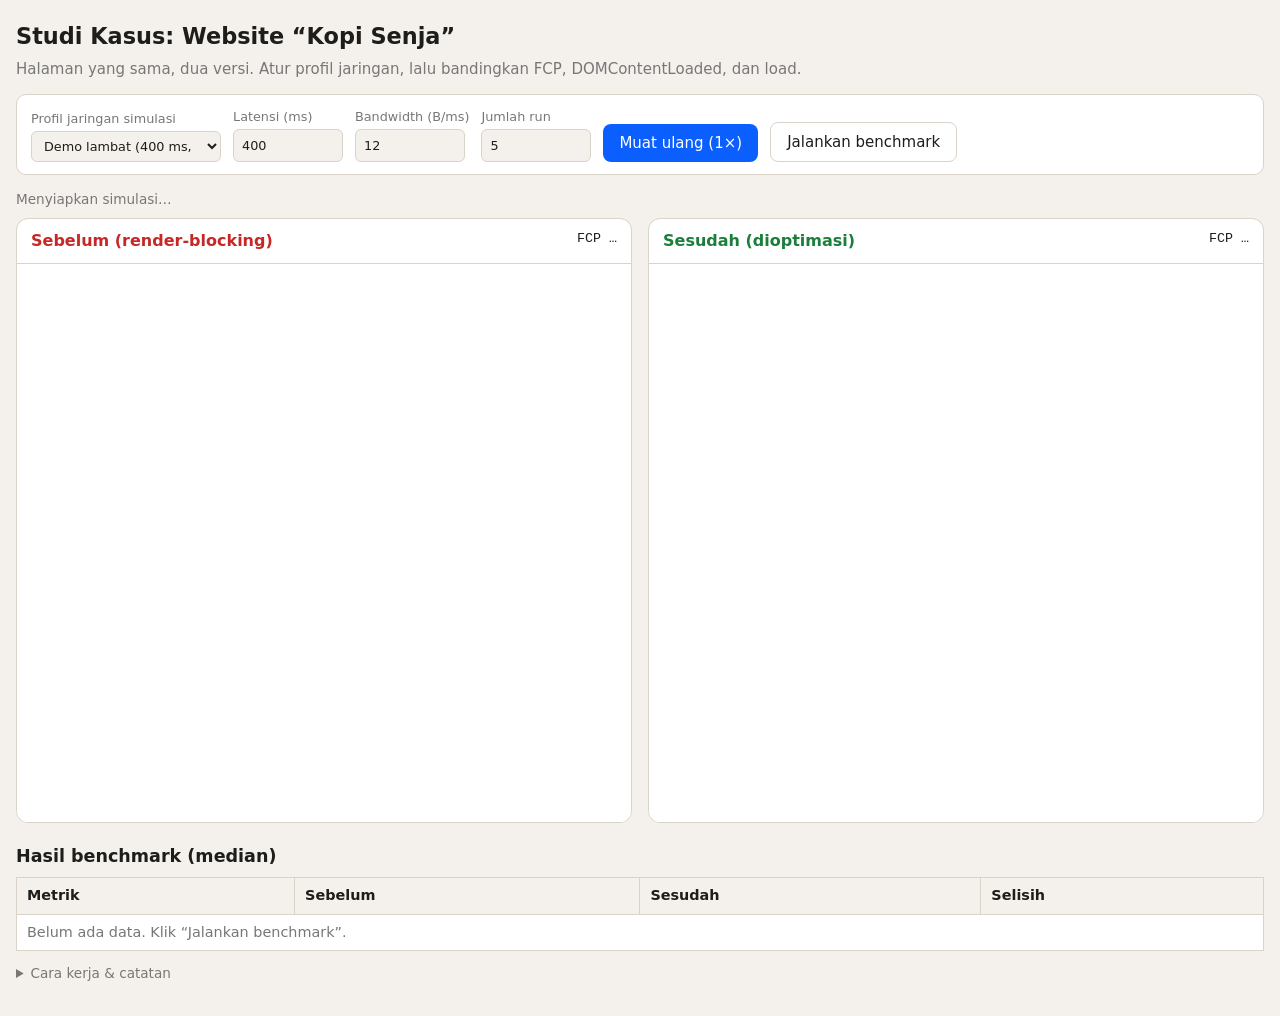
<file: index.html>
<!DOCTYPE html>
<html lang="id">
<head>
<meta charset="utf-8">
<meta name="viewport" content="width=device-width, initial-scale=1">
<title>Studi Kasus Kopi Senja</title>
<style>
  :root{--bg:#f4f1ec;--fg:#1d1d1b;--card:#fff;--line:#d9d3c8;--bad:#c62828;--good:#1b7f3b;--muted:#777}
  @media (prefers-color-scheme:dark){:root{--bg:#141412;--fg:#ecece6;--card:#1c1c19;--line:#33332e;--bad:#ff7a70;--good:#5fd17f;--muted:#999}}
  *{box-sizing:border-box}
  body{margin:0;background:var(--bg);color:var(--fg);font:15px/1.5 system-ui,sans-serif}
  header,.wrap{max-width:1300px;margin:0 auto;padding:0 16px}
  header{padding-top:20px}
  h1{margin:0 0 4px;font-size:1.4rem}
  p{margin:0;color:var(--muted)}
  .ctrl{display:flex;gap:12px;flex-wrap:wrap;align-items:end;margin:14px 0;padding:12px 14px;background:var(--card);border:1px solid var(--line);border-radius:10px}
  label{display:grid;gap:3px;font-size:.8rem;color:var(--muted)}
  select,input{font:inherit;padding:6px 8px;border-radius:6px;border:1px solid var(--line);background:var(--bg);color:var(--fg);width:110px}
  select{width:190px}
  button{font:inherit;padding:8px 16px;border-radius:8px;border:0;background:#0b5fff;color:#fff;cursor:pointer}
  button.sec{background:transparent;color:var(--fg);border:1px solid var(--line)}
  button:disabled{opacity:.5;cursor:wait}
  #status{font-size:.85rem;color:var(--muted);min-height:1.3em;margin-bottom:8px}
  .grid{display:grid;grid-template-columns:1fr 1fr;gap:16px;padding-bottom:20px}
  .panel{background:var(--card);border:1px solid var(--line);border-radius:12px;overflow:hidden}
  .panel h2{margin:0;padding:10px 14px;font-size:1rem;border-bottom:1px solid var(--line);display:flex;justify-content:space-between;gap:8px}
  .before h2{color:var(--bad)} .after h2{color:var(--good)}
  .panel h2 small{font-weight:400;color:var(--fg);font-family:ui-monospace,monospace}
  iframe{width:100%;height:62vh;border:0;background:#fff;display:block}
  table{border-collapse:collapse;width:100%;background:var(--card);font-size:.9rem;margin-bottom:12px}
  th,td{border:1px solid var(--line);padding:7px 10px;text-align:left}
  th{background:var(--bg)}
  .good{color:var(--good);font-weight:600}.bad{color:var(--bad);font-weight:600}
  details{margin-bottom:32px;color:var(--muted);font-size:.85rem}
  @media (max-width:900px){.grid{grid-template-columns:1fr}}
</style>
</head>
<body>
<header>
  <h1>Studi Kasus: Website “Kopi Senja”</h1>
  <p>Halaman yang sama, dua versi. Atur profil jaringan, lalu bandingkan FCP, DOMContentLoaded, dan load.</p>
</header>

<div class="wrap">
  <div class="ctrl">
    <label>Profil jaringan simulasi
      <select id="preset">
        <option value="off">Tanpa simulasi (jaringan asli)</option>
        <option value="fast4g">Fast 4G (150 ms, 200 B/ms)</option>
        <option value="slow4g">Slow 4G (400 ms, 50 B/ms)</option>
        <option value="3g">3G (600 ms, 25 B/ms)</option>
        <option value="demo" selected>Demo lambat (400 ms, 12 B/ms)</option>
        <option value="custom">Kustom…</option>
      </select>
    </label>
    <label>Latensi (ms)<input id="latency" type="number" min="0" step="50" value="400"></label>
    <label>Bandwidth (B/ms)<input id="bandwidth" type="number" min="1" step="1" value="12"></label>
    <label>Jumlah run<input id="runs" type="number" min="1" max="15" value="5"></label>
    <button id="reload">Muat ulang (1×)</button>
    <button id="bench" class="sec">Jalankan benchmark</button>
  </div>
  <div id="status">Menyiapkan simulasi…</div>

  <div class="grid">
    <section class="panel before"><h2>Sebelum (render-blocking) <small id="m-before">FCP …</small></h2><iframe id="f-before" title="Sebelum"></iframe></section>
    <section class="panel after"><h2>Sesudah (dioptimasi) <small id="m-after">FCP …</small></h2><iframe id="f-after" title="Sesudah"></iframe></section>
  </div>

  <h3 style="margin:0 0 8px">Hasil benchmark (median)</h3>
  <table>
    <thead><tr><th>Metrik</th><th>Sebelum</th><th>Sesudah</th><th>Selisih</th></tr></thead>
    <tbody id="result"><tr><td colspan="4" style="color:var(--muted)">Belum ada data. Klik “Jalankan benchmark”.</td></tr></tbody>
  </table>
  <details>
    <summary>Cara kerja &amp; catatan</summary>
    <p>Simulasi memakai Service Worker (<code>sw.js</code>) yang menahan setiap respons dari <code>/before/</code> dan <code>/after/</code>
    sebesar <em>latensi + ukuran ÷ bandwidth</em>, sehingga berjalan di hosting statis seperti Netlify. Delay ini ditambahkan di atas jaringan asli.
    Untuk verifikasi yang lebih ketat, pilih “Tanpa simulasi” lalu gunakan DevTools → Network → throttling (Slow 4G) atau Lighthouse
    pada <code>/before/</code> dan <code>/after/</code>. Respons dikirim sekaligus (tanpa streaming), sehingga browser tidak dapat mem-parse HTML lebih awal.</p>
  </details>
</div>

<script>
(function () {
  var PRESETS = { off:{enabled:false,latency:0,bandwidth:1}, fast4g:{enabled:true,latency:150,bandwidth:200},
    slow4g:{enabled:true,latency:400,bandwidth:50}, '3g':{enabled:true,latency:600,bandwidth:25}, demo:{enabled:true,latency:400,bandwidth:12} };
  var $ = function (id) { return document.getElementById(id); };
  var status = $('status'), ready = false, current = {before:{}, after:{}}, token = '', waiter = null, hiddenDuringRun = false;
  document.addEventListener('visibilitychange', function () { if (document.hidden && waiter) hiddenDuringRun = true; });

  function setStatus(t) { status.textContent = t; }

  /* ---- Service Worker ---- */
  function setupSW() {
    if (!('serviceWorker' in navigator)) { setStatus('Browser tidak mendukung Service Worker — simulasi tidak tersedia (gunakan throttling DevTools).'); return Promise.resolve(false); }
    return navigator.serviceWorker.register('sw.js').then(function () { return navigator.serviceWorker.ready; })
      .then(function () { return sendConfig(); })
      .then(function () { ready = true; setStatus('Simulasi siap.'); return true; })
      .catch(function (e) { setStatus('Gagal mengaktifkan simulasi: ' + e.message); return false; });
  }
  function cfg() {
    return { enabled: $('preset').value !== 'off', latency: +$('latency').value || 0, bandwidth: Math.max(1, +$('bandwidth').value || 1) };
  }
  function sendConfig() {
    return navigator.serviceWorker.ready.then(function (reg) {
      return new Promise(function (res) {
        var ch = new MessageChannel(); ch.port1.onmessage = function () { res(); };
        reg.active.postMessage({ type: 'config', config: cfg() }, [ch.port2]);
      });
    });
  }

  /* ---- Preset UI ---- */
  $('preset').onchange = function () {
    var p = PRESETS[this.value];
    if (p) { $('latency').value = p.latency; $('bandwidth').value = p.bandwidth; }
    if (ready) sendConfig();
  };
  ['latency', 'bandwidth'].forEach(function (id) {
    $(id).oninput = function () { $('preset').value = 'custom'; if (ready) sendConfig(); };
  });

  /* ---- Metrik dari iframe ---- */
  addEventListener('message', function (e) {
    if (!e.data || !e.data.metrics) return;
    var k = e.data.page.indexOf('/after/') >= 0 ? 'after' : 'before';
    if (token && e.data.search.indexOf(token) < 0) return;          // abaikan sisa run lama
    current[k] = e.data.metrics;
    $('m-' + k).textContent = 'FCP ' + (current[k].fcp != null ? current[k].fcp + ' ms' : '…');
    if (waiter && current.before.load != null && current.after.load != null && current.before.fcp != null && current.after.fcp != null) {
      var w = waiter; waiter = null; w();
    }
  });

  function loadBoth() {
    token = 'run=' + Date.now() + Math.random().toString(36).slice(2, 6);
    current = {before:{}, after:{}};
    hiddenDuringRun = document.hidden;
    ['before', 'after'].forEach(function (k) {
      $('m-' + k).textContent = 'FCP …';
      $('f-' + k).src = 'about:blank';
    });
    return new Promise(function (resolve) {
      waiter = resolve;
      setTimeout(function () {                                       // beri jeda agar kedua iframe start bersamaan
        $('f-before').src = 'before/?' + token;
        $('f-after').src = 'after/?' + token;
      }, 150);
      setTimeout(function () { if (waiter) { waiter = null; resolve(); } }, 60000);   // pengaman
    });
  }

  $('reload').onclick = function () {
    (ready ? sendConfig() : Promise.resolve()).then(loadBoth).then(function () { setStatus('Selesai.'); });
  };

  /* ---- Benchmark ---- */
  function median(a) { var s = a.slice().sort(function (x, y) { return x - y; }), m = s.length >> 1; return s.length % 2 ? s[m] : Math.round((s[m - 1] + s[m]) / 2); }
  $('bench').onclick = function () {
    var n = Math.max(1, Math.min(15, +$('runs').value || 5)), data = {before:{fcp:[],dcl:[],load:[]}, after:{fcp:[],dcl:[],load:[]}};
    var btns = document.querySelectorAll('button'); btns.forEach(function (b) { b.disabled = true; });
    (ready ? sendConfig() : Promise.resolve()).then(function () {
      var i = 0;
      (function next() {
        if (i >= n) { render(data, n); btns.forEach(function (b) { b.disabled = false; }); setStatus('Benchmark selesai (' + n + ' run).'); return; }
        setStatus('Run ' + (i + 1) + ' dari ' + n + '…');
        loadBoth().then(function () {
          if (hiddenDuringRun) {            // tab sempat tersembunyi → browser menunda paint, FCP tidak valid
            setStatus('Tab tersembunyi saat run ' + (i + 1) + ' — run diulang. Biarkan tab ini terlihat.');
            return setTimeout(next, 1500);
          }
          ['before', 'after'].forEach(function (k) {
            ['fcp', 'dcl', 'load'].forEach(function (m) { if (current[k][m] != null) data[k][m].push(current[k][m]); });
          });
          i++; next();
        });
      })();
    });
  };
  function render(d, n) {
    var rows = [['fcp', 'FCP (konten pertama tampil)'], ['dcl', 'DOMContentLoaded'], ['load', 'load']];
    $('result').innerHTML = rows.map(function (r) {
      var b = median(d.before[r[0]]), a = median(d.after[r[0]]), diff = a - b, pct = Math.round(Math.abs(diff) / b * 100);
      return '<tr><td>' + r[1] + '</td><td>' + b + ' ms</td><td>' + a + ' ms</td><td class="' + (diff < 0 ? 'good' : 'bad') + '">' +
        (diff < 0 ? '−' : '+') + Math.abs(diff) + ' ms (' + pct + '% ' + (diff < 0 ? 'lebih cepat' : 'lebih lambat') + ')</td></tr>';
    }).join('') + '<tr><td colspan="4" style="color:var(--muted);font-size:.8rem">Median dari ' + n + ' run · profil: ' +
      $('preset').options[$('preset').selectedIndex].text + '</td></tr>';
  }

  setupSW().then(function () { loadBoth(); });
})();
</script>
</body>
</html>
</file>
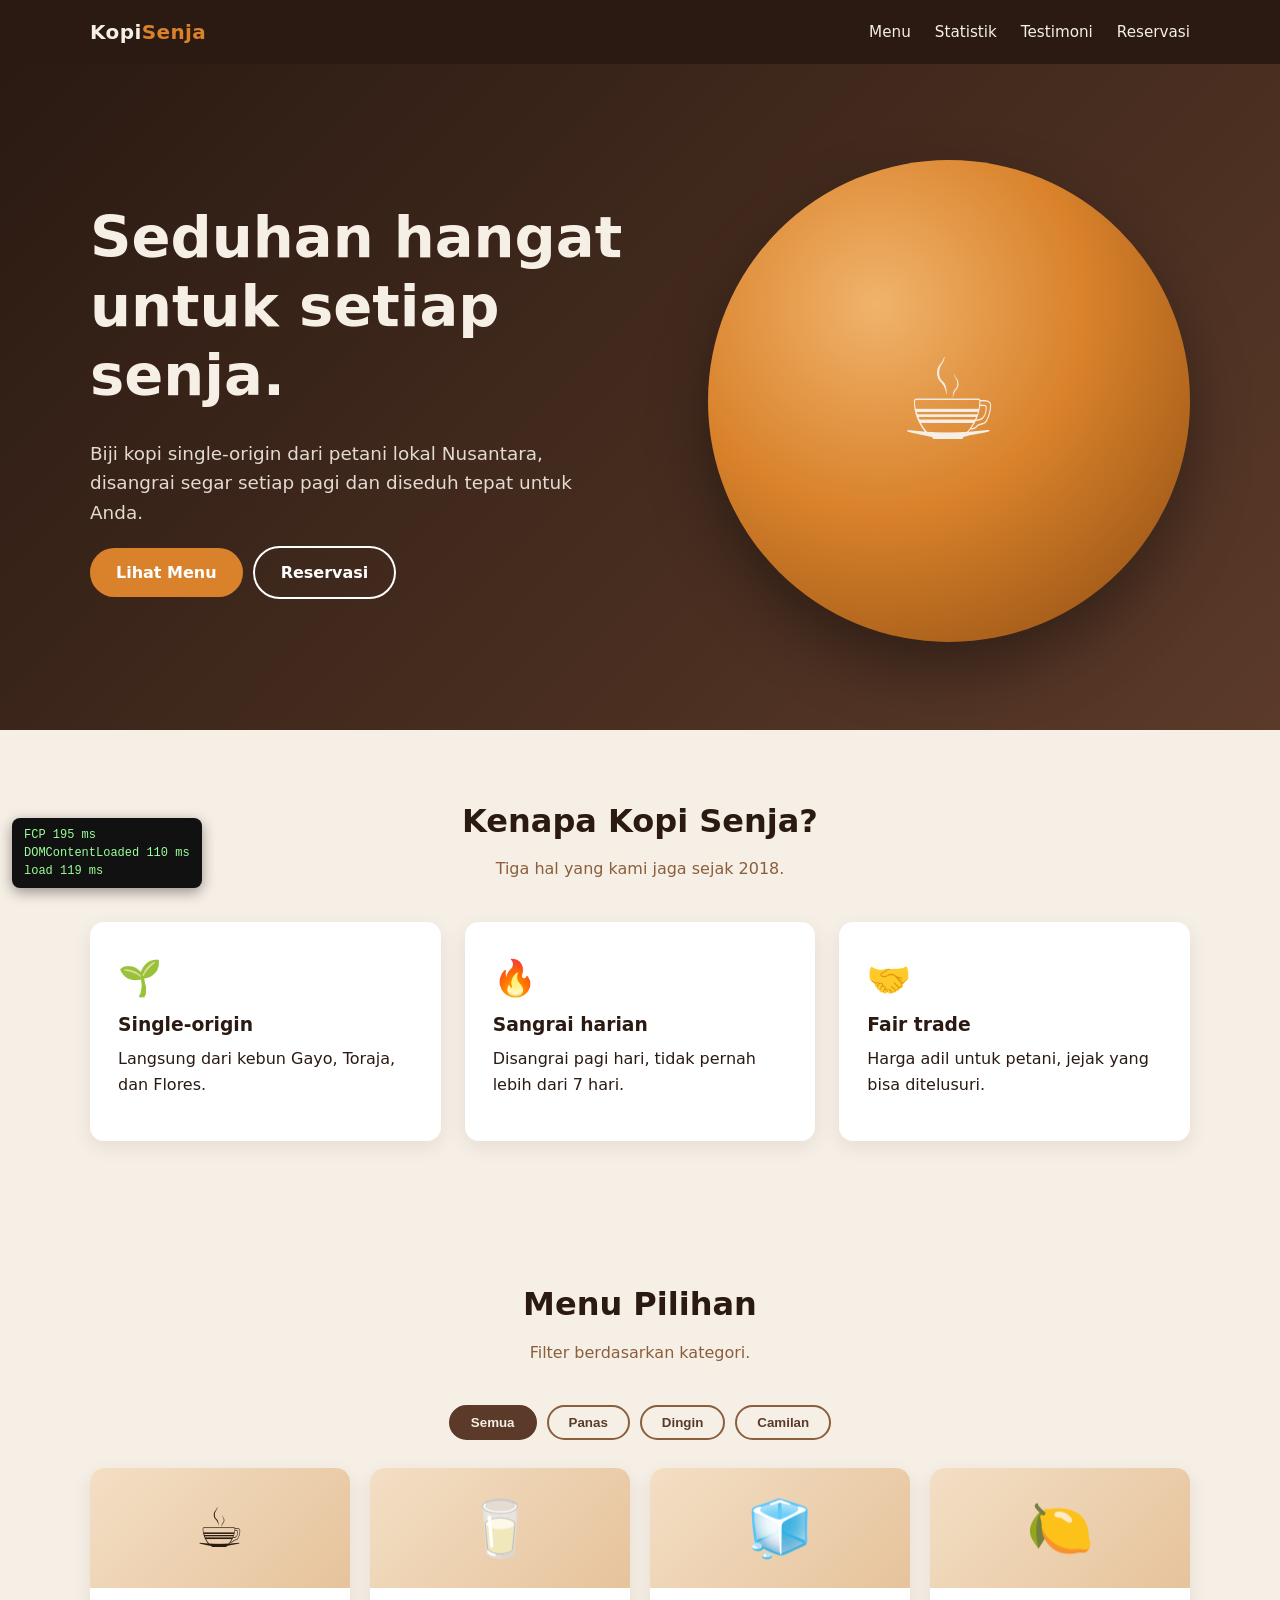
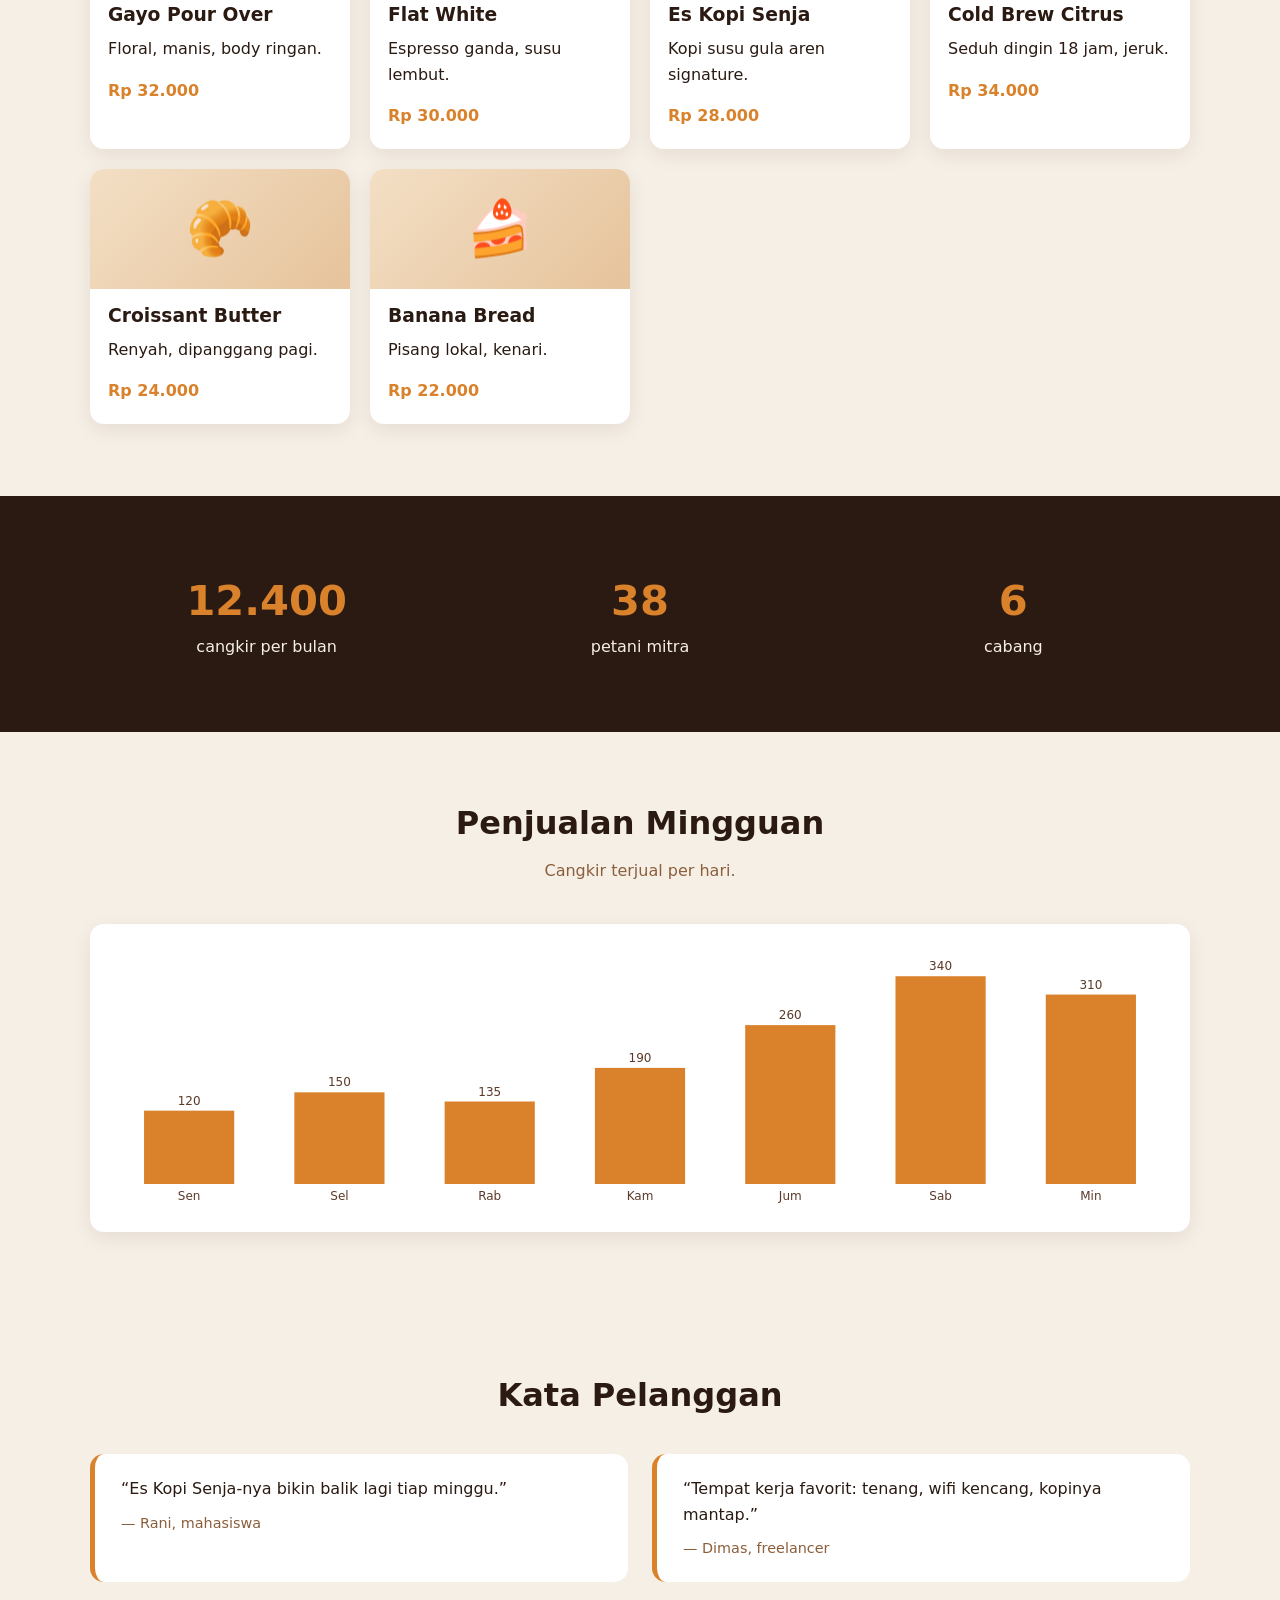
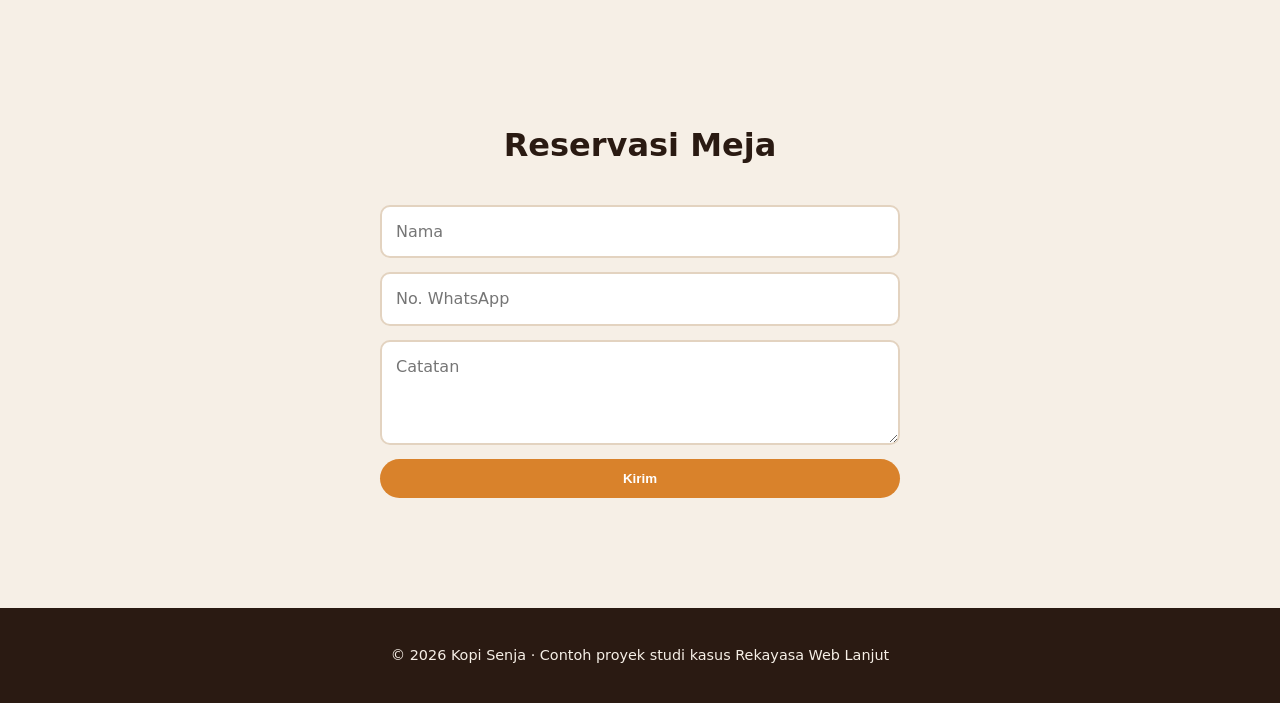
<file: after/index.html>
<!DOCTYPE html>
<html lang="id">
<head>
  <meta charset="utf-8">
  <meta name="viewport" content="width=device-width, initial-scale=1">
  <title>Kopi Senja – SESUDAH optimasi</title>

  <!-- 1) Critical CSS inline: tidak ada request CSS di critical path -->
  <style>:root{--coffee-900:#2a1a12;--coffee-700:#5b3a29;--coffee-500:#8b5e3c;--cream:#f6efe6;--accent:#d9822b;--white:#ffffff;--radius:14px}*,*::before,*::after{box-sizing:border-box}html{scroll-behavior:smooth}body{margin:0;font-family:system-ui,-apple-system,"Segoe UI",Roboto,sans-serif;line-height:1.6;color:var(--coffee-900);background:var(--cream)}h1,h2,h3{line-height:1.2;margin:0 0 .5em}h2{font-size:2rem}p{margin:0 0 1em}a{color:inherit;text-decoration:none}img{max-width:100%;display:block}.container{width:min(1100px,100% - 32px);margin-inline:auto}.section{padding:72px 0}.section-title{text-align:center;margin-bottom:40px}.section-title p{color:var(--coffee-500)}.site-header{position:sticky;top:0;z-index:10;background:var(--coffee-900);color:var(--cream)}.site-header .container{display:flex;align-items:center;justify-content:space-between;height:64px}.logo{font-weight:800;font-size:1.25rem;letter-spacing:.02em}.logo span{color:var(--accent)}.nav{display:flex;gap:24px;font-size:.95rem}.nav a:hover{color:var(--accent)}.hero{background:linear-gradient(135deg,var(--coffee-900),var(--coffee-700));color:var(--cream);padding:96px 0 88px}.hero .container{display:grid;grid-template-columns:1.2fr 1fr;gap:40px;align-items:center}.hero h1{font-size:clamp(2.2rem,5vw,3.6rem)}.hero p{font-size:1.15rem;max-width:46ch;opacity:.9}.hero-art{aspect-ratio:1;border-radius:50%;background:radial-gradient(circle at 35% 30%,#f0b36b,var(--accent) 45%,#8a4a10);display:grid;place-items:center;font-size:7rem;box-shadow:0 30px 60px rgba(0,0,0,.35)}.btn{display:inline-block;padding:12px 26px;border-radius:999px;background:var(--accent);color:#fff;font-weight:700;border:0;cursor:pointer}.btn:hover{filter:brightness(1.1)}.btn.ghost{background:transparent;border:2px solid currentColor;margin-left:10px}@media (max-width:760px){.hero .container{grid-template-columns:1fr;text-align:center}.hero p{margin-inline:auto}.hero-art{max-width:240px;margin-inline:auto;font-size:5rem}.nav{display:none}}.badge-metrics{position:fixed;left:12px;bottom:12px;z-index:99;background:#111;color:#9f9;font:12px/1.5 ui-monospace,Menlo,monospace;padding:8px 12px;border-radius:8px;box-shadow:0 4px 14px rgba(0,0,0,.4)}</style>

  <!-- 2) CSS non-kritis: preload lalu dipasang sebagai stylesheet saat selesai -->
  <link rel="preload" href="components.min.css" as="style" onload="this.onload=null;this.rel='stylesheet'">
  <noscript><link rel="stylesheet" href="components.min.css"></noscript>

  <!-- 3) JS tidak lagi memblokir parser -->
  <script src="analytics.min.js" async></script>
  <script src="app.min.js" defer></script>
  <script src="../metrics.js" defer></script>
</head>
<body>
  <header class="site-header">
    <div class="container">
      <a class="logo" href="#">Kopi<span>Senja</span></a>
      <nav class="nav"><a href="#menu">Menu</a><a href="#statistik">Statistik</a><a href="#testimoni">Testimoni</a><a href="#reservasi">Reservasi</a></nav>
    </div>
  </header>

  <section class="hero">
    <div class="container">
      <div>
        <h1>Seduhan hangat untuk setiap senja.</h1>
        <p>Biji kopi single-origin dari petani lokal Nusantara, disangrai segar setiap pagi dan diseduh tepat untuk Anda.</p>
        <a class="btn" href="#menu" data-track="cta-menu">Lihat Menu</a><a class="btn ghost" href="#reservasi">Reservasi</a>
      </div>
      <div class="hero-art" aria-hidden="true">☕</div>
    </div>
  </section>

  <section class="section">
    <div class="container">
      <div class="section-title"><h2>Kenapa Kopi Senja?</h2><p>Tiga hal yang kami jaga sejak 2018.</p></div>
      <div class="features">
        <div class="feature"><div class="icon">🌱</div><h3>Single-origin</h3><p>Langsung dari kebun Gayo, Toraja, dan Flores.</p></div>
        <div class="feature"><div class="icon">🔥</div><h3>Sangrai harian</h3><p>Disangrai pagi hari, tidak pernah lebih dari 7 hari.</p></div>
        <div class="feature"><div class="icon">🤝</div><h3>Fair trade</h3><p>Harga adil untuk petani, jejak yang bisa ditelusuri.</p></div>
      </div>
    </div>
  </section>

  <section class="section" id="menu">
    <div class="container">
      <div class="section-title"><h2>Menu Pilihan</h2><p>Filter berdasarkan kategori.</p></div>
      <div class="menu-tabs">
        <button class="tab active" data-cat="all">Semua</button>
        <button class="tab" data-cat="hot">Panas</button>
        <button class="tab" data-cat="cold">Dingin</button>
        <button class="tab" data-cat="food">Camilan</button>
      </div>
      <div class="menu-grid">
        <article class="menu-card" data-cat="hot"><div class="thumb">☕</div><div class="body"><h3>Gayo Pour Over</h3><p>Floral, manis, body ringan.</p><span class="price">Rp 32.000</span></div></article>
        <article class="menu-card" data-cat="hot"><div class="thumb">🥛</div><div class="body"><h3>Flat White</h3><p>Espresso ganda, susu lembut.</p><span class="price">Rp 30.000</span></div></article>
        <article class="menu-card" data-cat="cold"><div class="thumb">🧊</div><div class="body"><h3>Es Kopi Senja</h3><p>Kopi susu gula aren signature.</p><span class="price">Rp 28.000</span></div></article>
        <article class="menu-card" data-cat="cold"><div class="thumb">🍋</div><div class="body"><h3>Cold Brew Citrus</h3><p>Seduh dingin 18 jam, jeruk.</p><span class="price">Rp 34.000</span></div></article>
        <article class="menu-card" data-cat="food"><div class="thumb">🥐</div><div class="body"><h3>Croissant Butter</h3><p>Renyah, dipanggang pagi.</p><span class="price">Rp 24.000</span></div></article>
        <article class="menu-card" data-cat="food"><div class="thumb">🍰</div><div class="body"><h3>Banana Bread</h3><p>Pisang lokal, kenari.</p><span class="price">Rp 22.000</span></div></article>
      </div>
    </div>
  </section>

  <section class="section stats" id="statistik">
    <div class="container stats-grid">
      <div><strong data-count="12400">0</strong>cangkir per bulan</div>
      <div><strong data-count="38">0</strong>petani mitra</div>
      <div><strong data-count="6">0</strong>cabang</div>
    </div>
  </section>

  <section class="section">
    <div class="container">
      <div class="section-title"><h2>Penjualan Mingguan</h2><p>Cangkir terjual per hari.</p></div>
      <div class="chart-box" id="chart"><div class="chart-placeholder">Memuat grafik…</div></div>
    </div>
  </section>

  <section class="section" id="testimoni">
    <div class="container">
      <div class="section-title"><h2>Kata Pelanggan</h2></div>
      <div class="testimonials">
        <blockquote>“Es Kopi Senja-nya bikin balik lagi tiap minggu.”<footer>— Rani, mahasiswa</footer></blockquote>
        <blockquote>“Tempat kerja favorit: tenang, wifi kencang, kopinya mantap.”<footer>— Dimas, freelancer</footer></blockquote>
      </div>
    </div>
  </section>

  <section class="section" id="reservasi">
    <div class="container">
      <div class="section-title"><h2>Reservasi Meja</h2></div>
      <form class="form" id="reserve">
        <input name="name" placeholder="Nama" required>
        <input name="phone" placeholder="No. WhatsApp" required>
        <textarea name="note" rows="3" placeholder="Catatan"></textarea>
        <button class="btn" type="submit" data-track="reserve">Kirim</button>
        <div class="form-msg" id="form-msg"></div>
      </form>
    </div>
  </section>

  <footer class="site-footer"><div class="container">© 2026 Kopi Senja · Contoh proyek studi kasus Rekayasa Web Lanjut</div></footer>
</body>
</html>
</file>
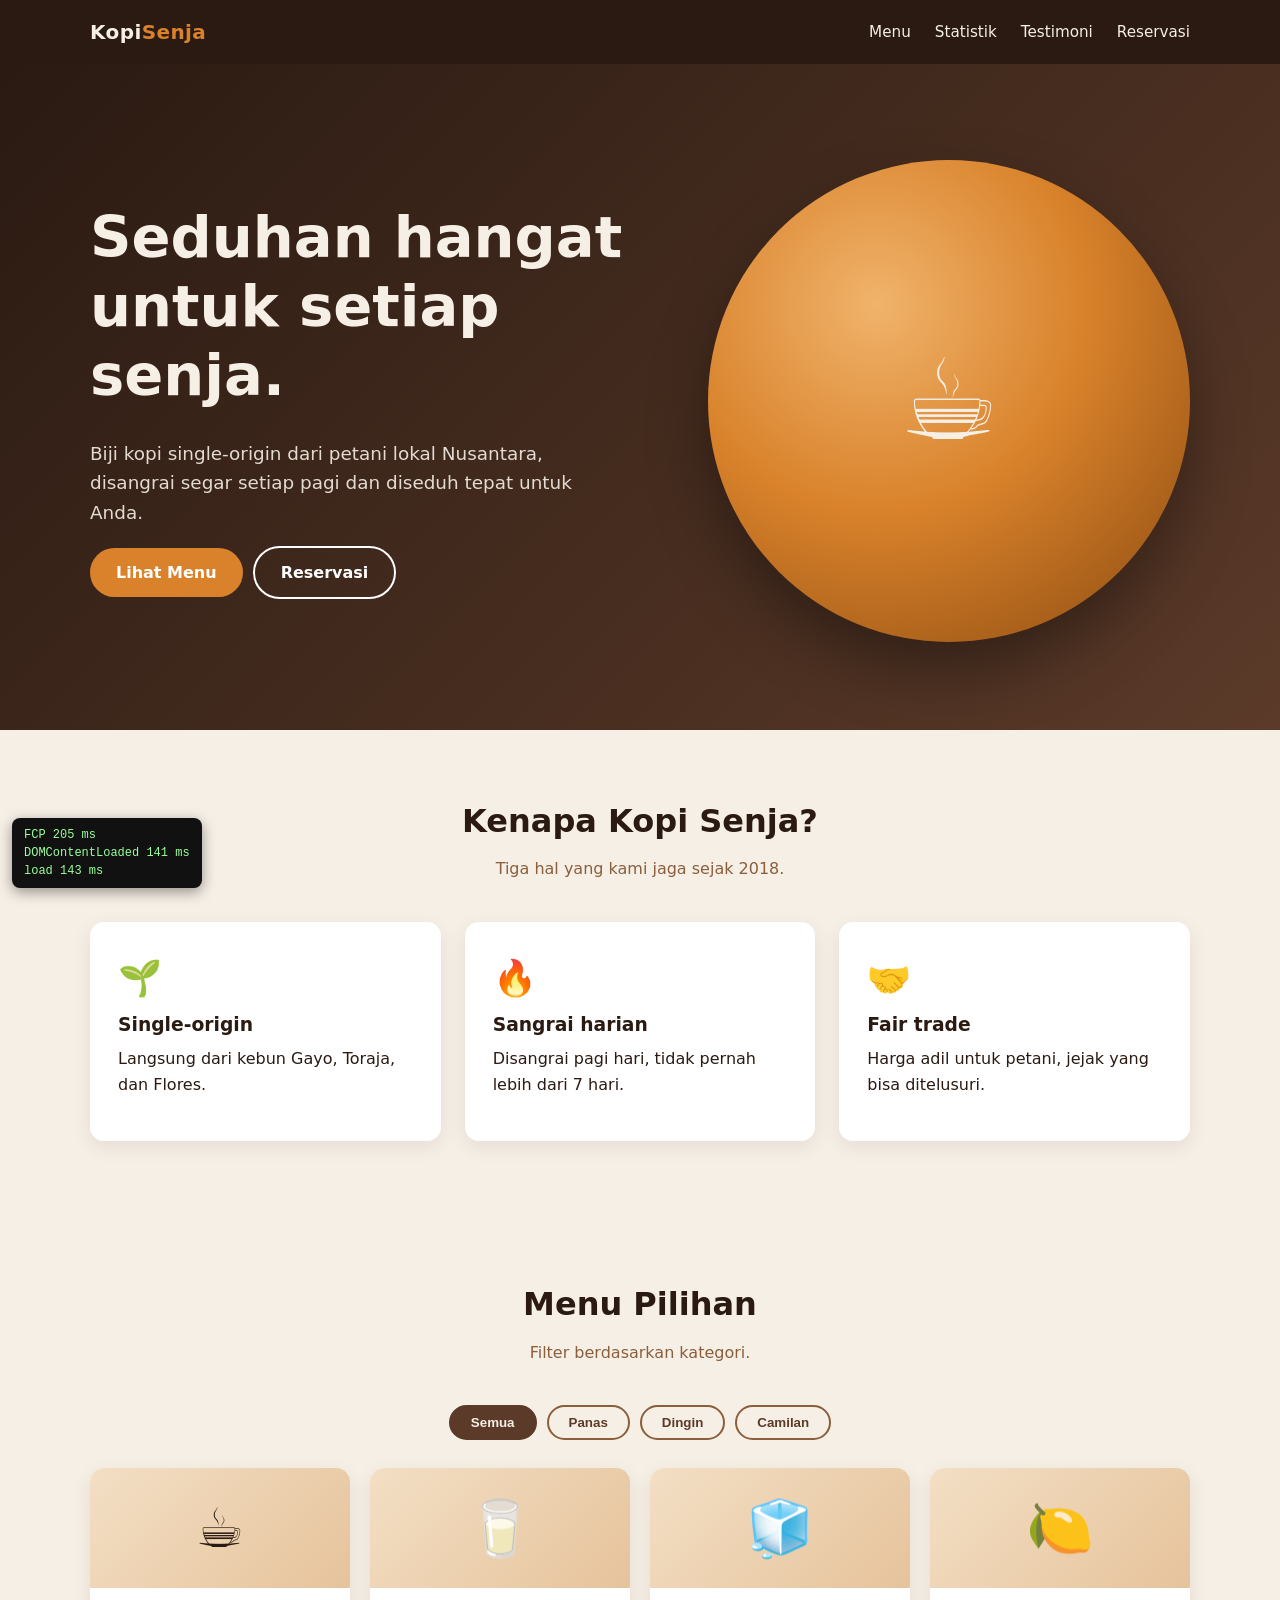
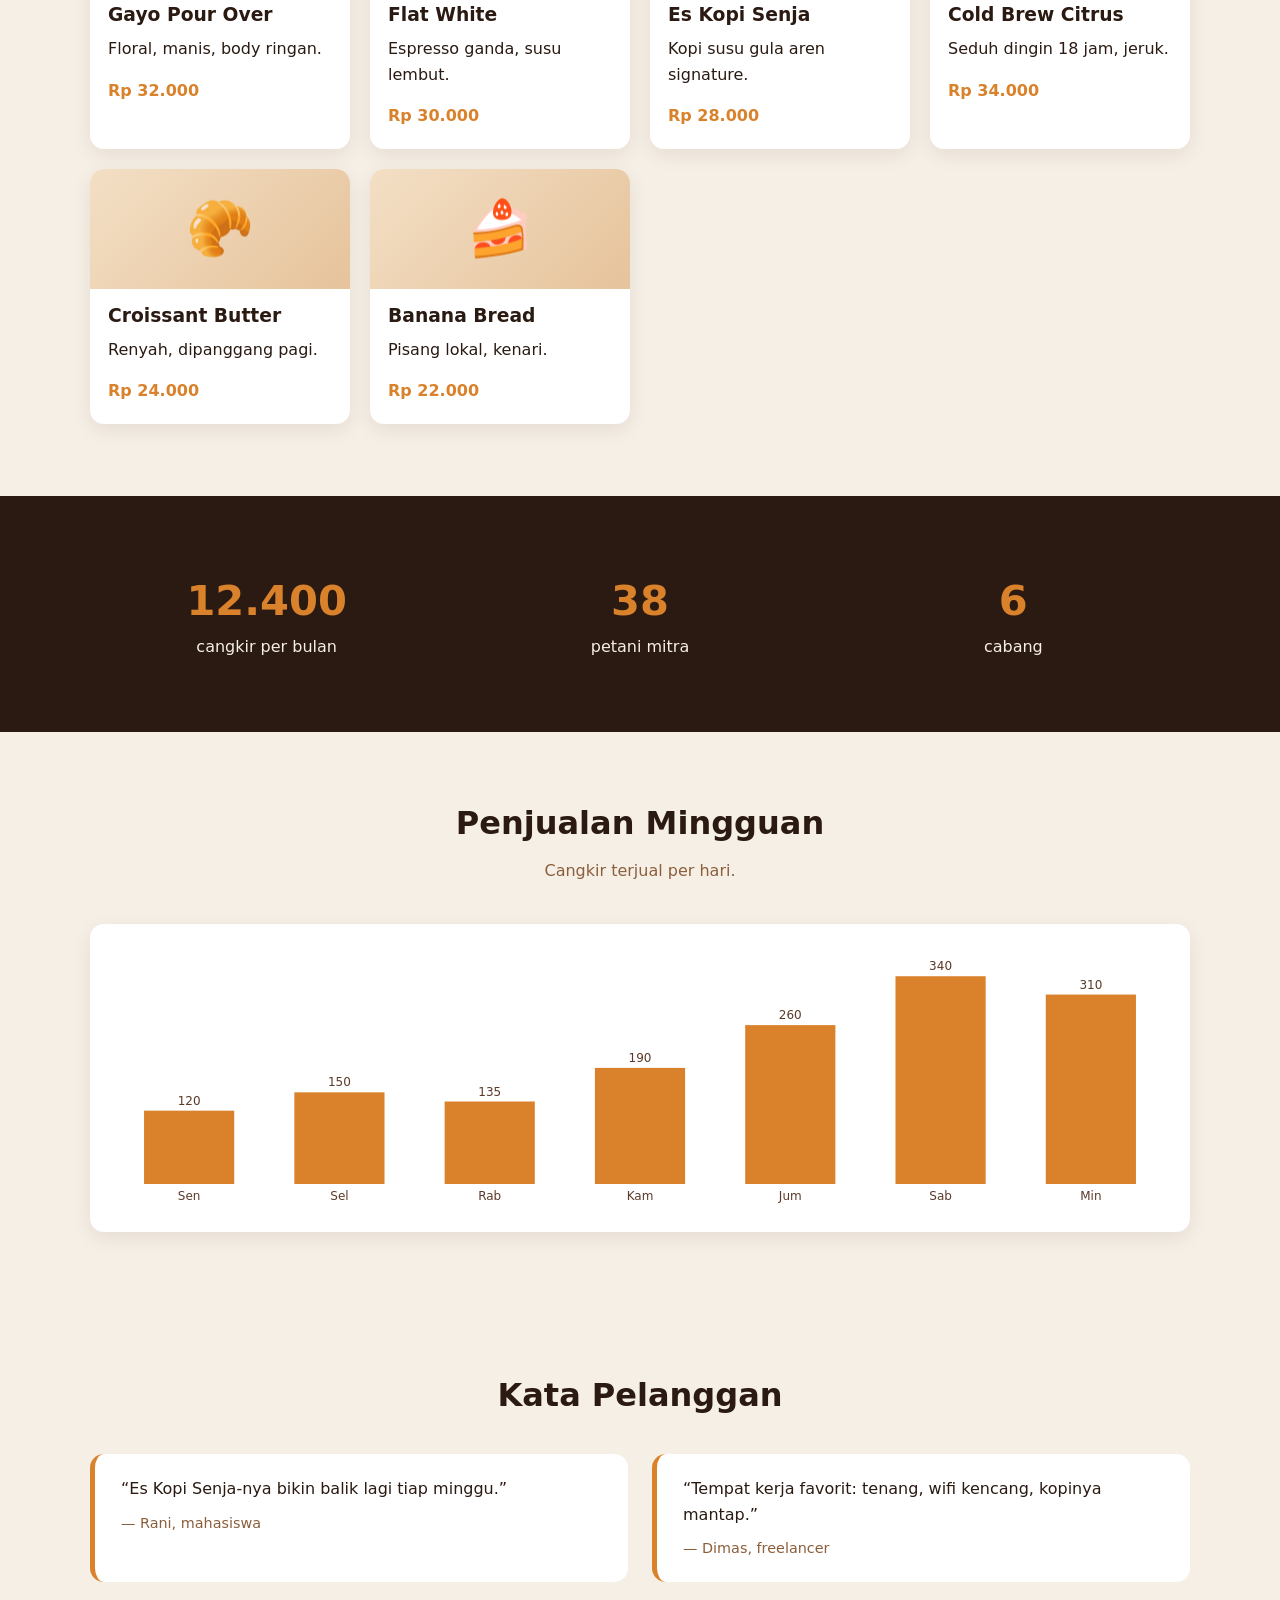
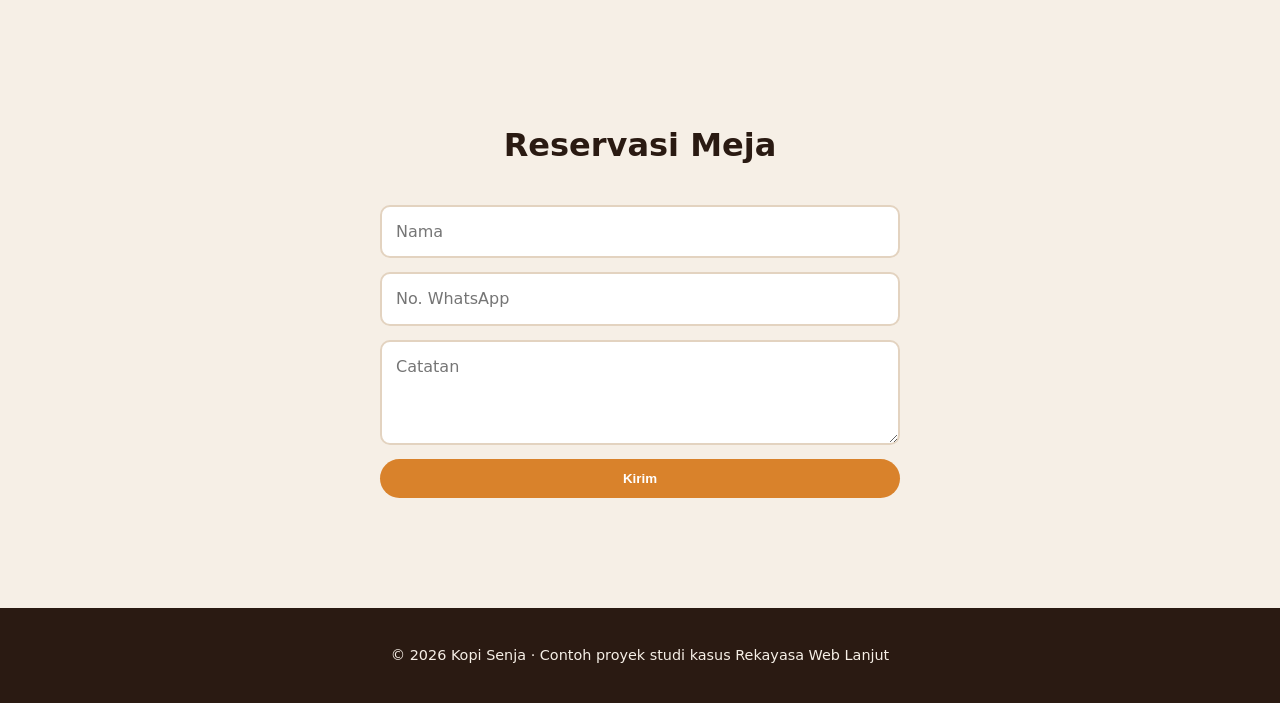
<file: before/index.html>
<!DOCTYPE html>
<html lang="id">
<head>
 <meta charset="utf-8">
 <meta name="viewport" content="width=device-width, initial-scale=1">
 <title>Kopi Senja – SEBELUM optimasi</title>
 <link rel="stylesheet" href="main.css">
 <link rel="stylesheet" href="components.css">
 <script src="analytics.js"></script>
 <script src="app.js"></script>
 <script src="../metrics.js" defer></script>
</head>
<body>
  <header class="site-header">
    <div class="container">
      <a class="logo" href="#">Kopi<span>Senja</span></a>
      <nav class="nav"><a href="#menu">Menu</a><a href="#statistik">Statistik</a><a href="#testimoni">Testimoni</a><a href="#reservasi">Reservasi</a></nav>
    </div>
  </header>

  <section class="hero">
    <div class="container">
      <div>
        <h1>Seduhan hangat untuk setiap senja.</h1>
        <p>Biji kopi single-origin dari petani lokal Nusantara, disangrai segar setiap pagi dan diseduh tepat untuk Anda.</p>
        <a class="btn" href="#menu" data-track="cta-menu">Lihat Menu</a><a class="btn ghost" href="#reservasi">Reservasi</a>
      </div>
      <div class="hero-art" aria-hidden="true">☕</div>
    </div>
  </section>

  <section class="section">
    <div class="container">
      <div class="section-title"><h2>Kenapa Kopi Senja?</h2><p>Tiga hal yang kami jaga sejak 2018.</p></div>
      <div class="features">
        <div class="feature"><div class="icon">🌱</div><h3>Single-origin</h3><p>Langsung dari kebun Gayo, Toraja, dan Flores.</p></div>
        <div class="feature"><div class="icon">🔥</div><h3>Sangrai harian</h3><p>Disangrai pagi hari, tidak pernah lebih dari 7 hari.</p></div>
        <div class="feature"><div class="icon">🤝</div><h3>Fair trade</h3><p>Harga adil untuk petani, jejak yang bisa ditelusuri.</p></div>
      </div>
    </div>
  </section>

  <section class="section" id="menu">
    <div class="container">
      <div class="section-title"><h2>Menu Pilihan</h2><p>Filter berdasarkan kategori.</p></div>
      <div class="menu-tabs">
        <button class="tab active" data-cat="all">Semua</button>
        <button class="tab" data-cat="hot">Panas</button>
        <button class="tab" data-cat="cold">Dingin</button>
        <button class="tab" data-cat="food">Camilan</button>
      </div>
      <div class="menu-grid">
        <article class="menu-card" data-cat="hot"><div class="thumb">☕</div><div class="body"><h3>Gayo Pour Over</h3><p>Floral, manis, body ringan.</p><span class="price">Rp 32.000</span></div></article>
        <article class="menu-card" data-cat="hot"><div class="thumb">🥛</div><div class="body"><h3>Flat White</h3><p>Espresso ganda, susu lembut.</p><span class="price">Rp 30.000</span></div></article>
        <article class="menu-card" data-cat="cold"><div class="thumb">🧊</div><div class="body"><h3>Es Kopi Senja</h3><p>Kopi susu gula aren signature.</p><span class="price">Rp 28.000</span></div></article>
        <article class="menu-card" data-cat="cold"><div class="thumb">🍋</div><div class="body"><h3>Cold Brew Citrus</h3><p>Seduh dingin 18 jam, jeruk.</p><span class="price">Rp 34.000</span></div></article>
        <article class="menu-card" data-cat="food"><div class="thumb">🥐</div><div class="body"><h3>Croissant Butter</h3><p>Renyah, dipanggang pagi.</p><span class="price">Rp 24.000</span></div></article>
        <article class="menu-card" data-cat="food"><div class="thumb">🍰</div><div class="body"><h3>Banana Bread</h3><p>Pisang lokal, kenari.</p><span class="price">Rp 22.000</span></div></article>
      </div>
    </div>
  </section>

  <section class="section stats" id="statistik">
    <div class="container stats-grid">
      <div><strong data-count="12400">0</strong>cangkir per bulan</div>
      <div><strong data-count="38">0</strong>petani mitra</div>
      <div><strong data-count="6">0</strong>cabang</div>
    </div>
  </section>

  <section class="section">
    <div class="container">
      <div class="section-title"><h2>Penjualan Mingguan</h2><p>Cangkir terjual per hari.</p></div>
      <div class="chart-box" id="chart"><div class="chart-placeholder">Memuat grafik…</div></div>
    </div>
  </section>

  <section class="section" id="testimoni">
    <div class="container">
      <div class="section-title"><h2>Kata Pelanggan</h2></div>
      <div class="testimonials">
        <blockquote>“Es Kopi Senja-nya bikin balik lagi tiap minggu.”<footer>— Rani, mahasiswa</footer></blockquote>
        <blockquote>“Tempat kerja favorit: tenang, wifi kencang, kopinya mantap.”<footer>— Dimas, freelancer</footer></blockquote>
      </div>
    </div>
  </section>

  <section class="section" id="reservasi">
    <div class="container">
      <div class="section-title"><h2>Reservasi Meja</h2></div>
      <form class="form" id="reserve">
        <input name="name" placeholder="Nama" required>
        <input name="phone" placeholder="No. WhatsApp" required>
        <textarea name="note" rows="3" placeholder="Catatan"></textarea>
        <button class="btn" type="submit" data-track="reserve">Kirim</button>
        <div class="form-msg" id="form-msg"></div>
      </form>
    </div>
  </section>

  <footer class="site-footer"><div class="container">© 2026 Kopi Senja · Contoh proyek studi kasus Rekayasa Web Lanjut</div></footer>
</body>
</html>
</file>
<file: before/main.css>
/* main.css — reset, tipografi, layout dasar, header, hero */
:root {
  --coffee-900: #2a1a12;
  --coffee-700: #5b3a29;
  --coffee-500: #8b5e3c;
  --cream: #f6efe6;
  --accent: #d9822b;
  --white: #ffffff;
  --radius: 14px;
}
*, *::before, *::after { box-sizing: border-box; }
html { scroll-behavior: smooth; }
body {
  margin: 0;
  font-family: system-ui, -apple-system, "Segoe UI", Roboto, sans-serif;
  line-height: 1.6;
  color: var(--coffee-900);
  background: var(--cream);
}
h1, h2, h3 { line-height: 1.2; margin: 0 0 .5em; }
h2 { font-size: 2rem; }
p { margin: 0 0 1em; }
a { color: inherit; text-decoration: none; }
img { max-width: 100%; display: block; }
.container { width: min(1100px, 100% - 32px); margin-inline: auto; }
.section { padding: 72px 0; }
.section-title { text-align: center; margin-bottom: 40px; }
.section-title p { color: var(--coffee-500); }

.site-header {
  position: sticky; top: 0; z-index: 10;
  background: var(--coffee-900); color: var(--cream);
}
.site-header .container {
  display: flex; align-items: center; justify-content: space-between; height: 64px;
}
.logo { font-weight: 800; font-size: 1.25rem; letter-spacing: .02em; }
.logo span { color: var(--accent); }
.nav { display: flex; gap: 24px; font-size: .95rem; }
.nav a:hover { color: var(--accent); }

.hero {
  background: linear-gradient(135deg, var(--coffee-900), var(--coffee-700));
  color: var(--cream);
  padding: 96px 0 88px;
}
.hero .container { display: grid; grid-template-columns: 1.2fr 1fr; gap: 40px; align-items: center; }
.hero h1 { font-size: clamp(2.2rem, 5vw, 3.6rem); }
.hero p { font-size: 1.15rem; max-width: 46ch; opacity: .9; }
.hero-art {
  aspect-ratio: 1; border-radius: 50%;
  background: radial-gradient(circle at 35% 30%, #f0b36b, var(--accent) 45%, #8a4a10);
  display: grid; place-items: center; font-size: 7rem;
  box-shadow: 0 30px 60px rgba(0,0,0,.35);
}
.btn {
  display: inline-block; padding: 12px 26px; border-radius: 999px;
  background: var(--accent); color: #fff; font-weight: 700; border: 0; cursor: pointer;
}
.btn:hover { filter: brightness(1.1); }
.btn.ghost { background: transparent; border: 2px solid currentColor; margin-left: 10px; }

@media (max-width: 760px) {
  .hero .container { grid-template-columns: 1fr; text-align: center; }
  .hero p { margin-inline: auto; }
  .hero-art { max-width: 240px; margin-inline: auto; font-size: 5rem; }
  .nav { display: none; }
}

/* alat ukur demo */
.badge-metrics { position: fixed; left: 12px; bottom: 12px; z-index: 99; background: #111; color: #9f9; font: 12px/1.5 ui-monospace, Menlo, monospace; padding: 8px 12px; border-radius: 8px; box-shadow: 0 4px 14px rgba(0,0,0,.4); }
</file>
<file: before/components.css>
/* components.css — komponen di bawah fold: menu, statistik, chart, testimoni, form, footer */
.features { display: grid; grid-template-columns: repeat(3, 1fr); gap: 24px; }
.feature { background: var(--white); border-radius: var(--radius); padding: 28px; box-shadow: 0 6px 20px rgba(42,26,18,.08); }
.feature .icon { font-size: 2.2rem; margin-bottom: 8px; }

.menu-tabs { display: flex; justify-content: center; gap: 10px; margin-bottom: 28px; flex-wrap: wrap; }
.tab { padding: 8px 20px; border-radius: 999px; border: 2px solid var(--coffee-500); background: transparent; color: var(--coffee-700); cursor: pointer; font-weight: 600; }
.tab.active, .tab:hover { background: var(--coffee-700); color: var(--cream); border-color: var(--coffee-700); }
.menu-grid { display: grid; grid-template-columns: repeat(auto-fill, minmax(240px, 1fr)); gap: 20px; }
.menu-card { background: var(--white); border-radius: var(--radius); overflow: hidden; box-shadow: 0 6px 20px rgba(42,26,18,.08); transition: transform .2s; }
.menu-card:hover { transform: translateY(-4px); }
.menu-card .thumb { height: 120px; display: grid; place-items: center; font-size: 3.4rem; background: linear-gradient(135deg, #f3dfc5, #e6c39b); }
.menu-card .body { padding: 16px 18px 20px; }
.menu-card .price { color: var(--accent); font-weight: 800; }
.menu-card.hidden { display: none; }

.stats { background: var(--coffee-900); color: var(--cream); }
.stats-grid { display: grid; grid-template-columns: repeat(3, 1fr); gap: 20px; text-align: center; }
.stats-grid strong { display: block; font-size: 2.6rem; color: var(--accent); }

.chart-box { background: var(--white); border-radius: var(--radius); padding: 24px; box-shadow: 0 6px 20px rgba(42,26,18,.08); }
.chart-box canvas { width: 100%; height: 260px; display: block; }
.chart-placeholder { height: 260px; display: grid; place-items: center; color: var(--coffee-500); }

.testimonials { display: grid; grid-template-columns: repeat(2, 1fr); gap: 24px; }
blockquote { margin: 0; background: var(--white); border-left: 5px solid var(--accent); border-radius: var(--radius); padding: 22px 26px; }
blockquote footer { margin-top: 10px; font-size: .9rem; color: var(--coffee-500); }

.form { max-width: 520px; margin: 0 auto; display: grid; gap: 14px; }
.form input, .form textarea { width: 100%; padding: 12px 14px; border: 2px solid #e3d3c0; border-radius: 10px; font: inherit; background: #fff; }
.form input:focus, .form textarea:focus { outline: none; border-color: var(--accent); }
.form-msg { text-align: center; font-weight: 600; color: #1b7f3b; min-height: 1.5em; }

.site-footer { background: var(--coffee-900); color: var(--cream); padding: 36px 0; text-align: center; font-size: .9rem; }

@media (max-width: 760px) {
  .features, .testimonials, .stats-grid { grid-template-columns: 1fr; }
}
</file>
<file: after/components.min.css>
.features{display:grid;grid-template-columns:repeat(3,1fr);gap:24px}.feature{background:var(--white);border-radius:var(--radius);padding:28px;box-shadow:0 6px 20px rgba(42,26,18,.08)}.feature .icon{font-size:2.2rem;margin-bottom:8px}.menu-tabs{display:flex;justify-content:center;gap:10px;margin-bottom:28px;flex-wrap:wrap}.tab{padding:8px 20px;border-radius:999px;border:2px solid var(--coffee-500);background:transparent;color:var(--coffee-700);cursor:pointer;font-weight:600}.tab.active,.tab:hover{background:var(--coffee-700);color:var(--cream);border-color:var(--coffee-700)}.menu-grid{display:grid;grid-template-columns:repeat(auto-fill,minmax(240px,1fr));gap:20px}.menu-card{background:var(--white);border-radius:var(--radius);overflow:hidden;box-shadow:0 6px 20px rgba(42,26,18,.08);transition:transform .2s}.menu-card:hover{transform:translateY(-4px)}.menu-card .thumb{height:120px;display:grid;place-items:center;font-size:3.4rem;background:linear-gradient(135deg,#f3dfc5,#e6c39b)}.menu-card .body{padding:16px 18px 20px}.menu-card .price{color:var(--accent);font-weight:800}.menu-card.hidden{display:none}.stats{background:var(--coffee-900);color:var(--cream)}.stats-grid{display:grid;grid-template-columns:repeat(3,1fr);gap:20px;text-align:center}.stats-grid strong{display:block;font-size:2.6rem;color:var(--accent)}.chart-box{background:var(--white);border-radius:var(--radius);padding:24px;box-shadow:0 6px 20px rgba(42,26,18,.08)}.chart-box canvas{width:100%;height:260px;display:block}.chart-placeholder{height:260px;display:grid;place-items:center;color:var(--coffee-500)}.testimonials{display:grid;grid-template-columns:repeat(2,1fr);gap:24px}blockquote{margin:0;background:var(--white);border-left:5px solid var(--accent);border-radius:var(--radius);padding:22px 26px}blockquote footer{margin-top:10px;font-size:.9rem;color:var(--coffee-500)}.form{max-width:520px;margin:0 auto;display:grid;gap:14px}.form input,.form textarea{width:100%;padding:12px 14px;border:2px solid #e3d3c0;border-radius:10px;font:inherit;background:#fff}.form input:focus,.form textarea:focus{outline:none;border-color:var(--accent)}.form-msg{text-align:center;font-weight:600;color:#1b7f3b;min-height:1.5em}.site-footer{background:var(--coffee-900);color:var(--cream);padding:36px 0;text-align:center;font-size:.9rem}@media (max-width:760px){.features,.testimonials,.stats-grid{grid-template-columns:1fr}}
</file>
